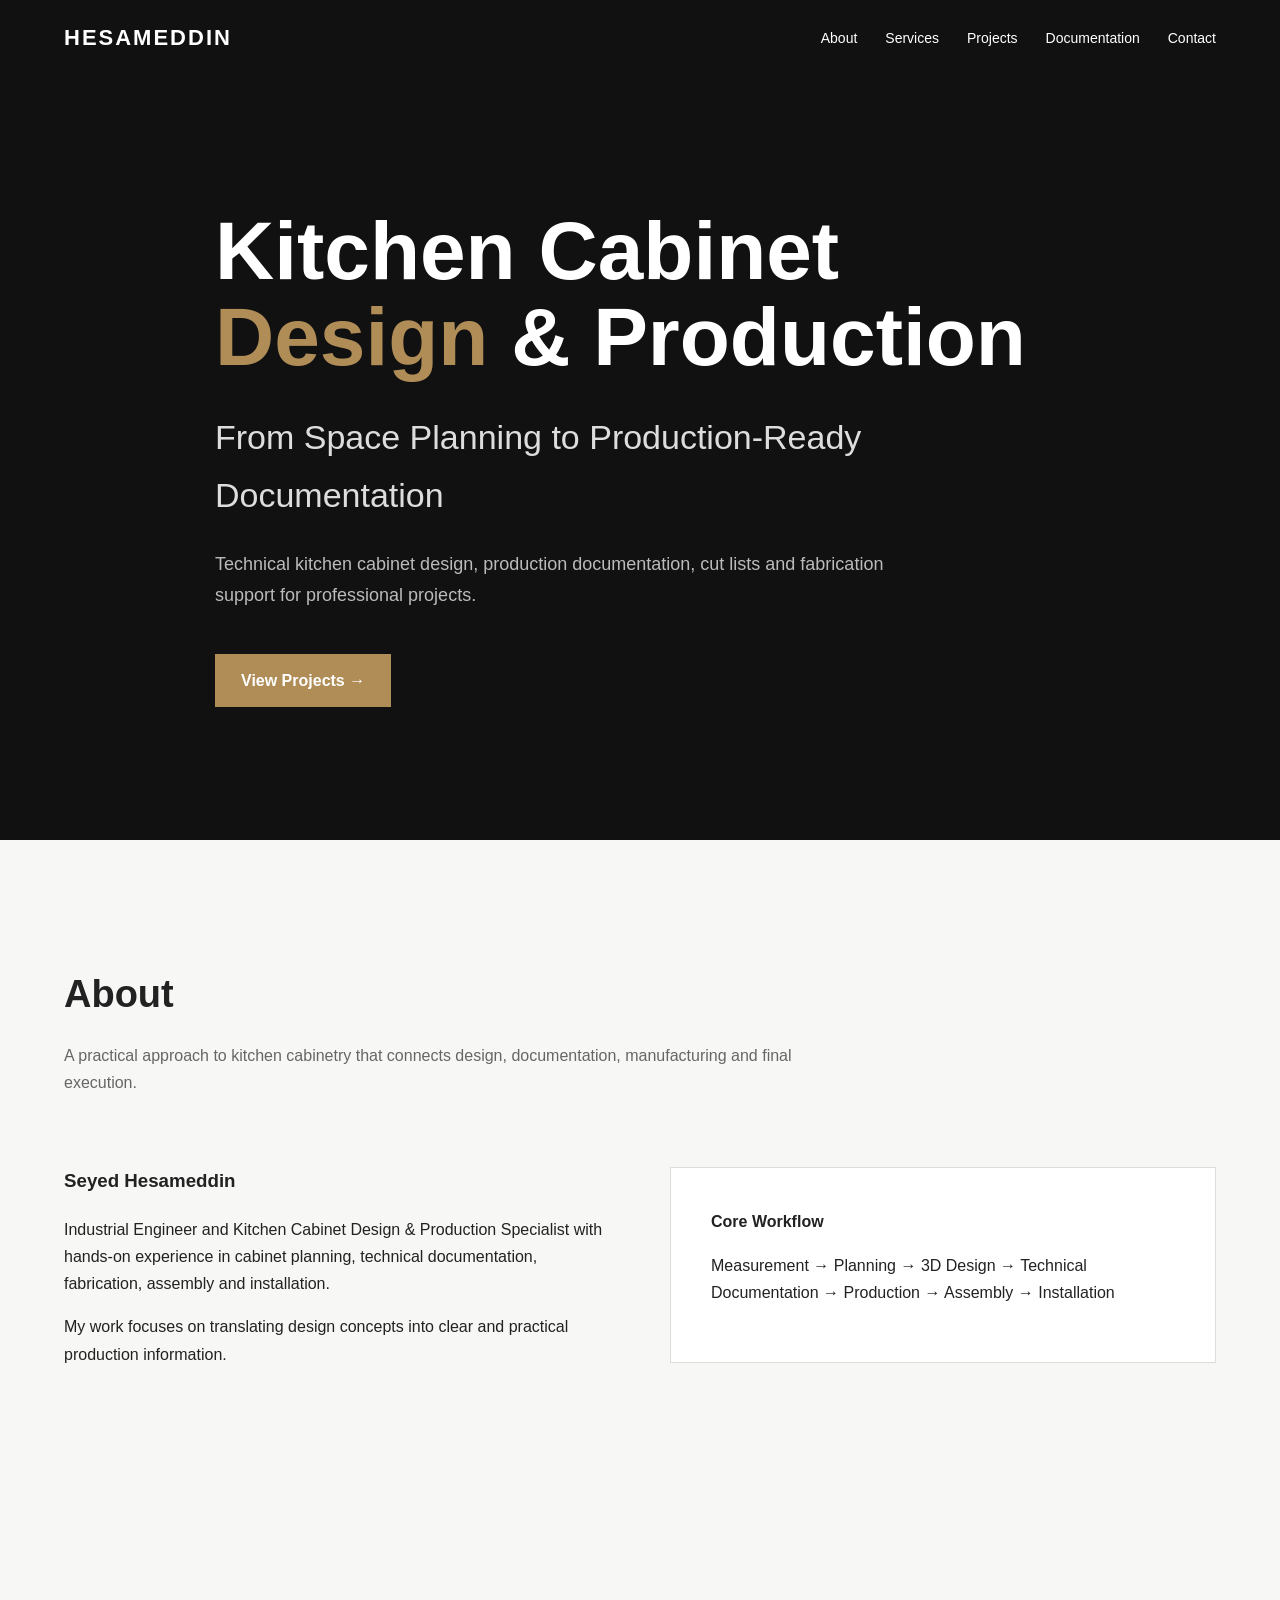
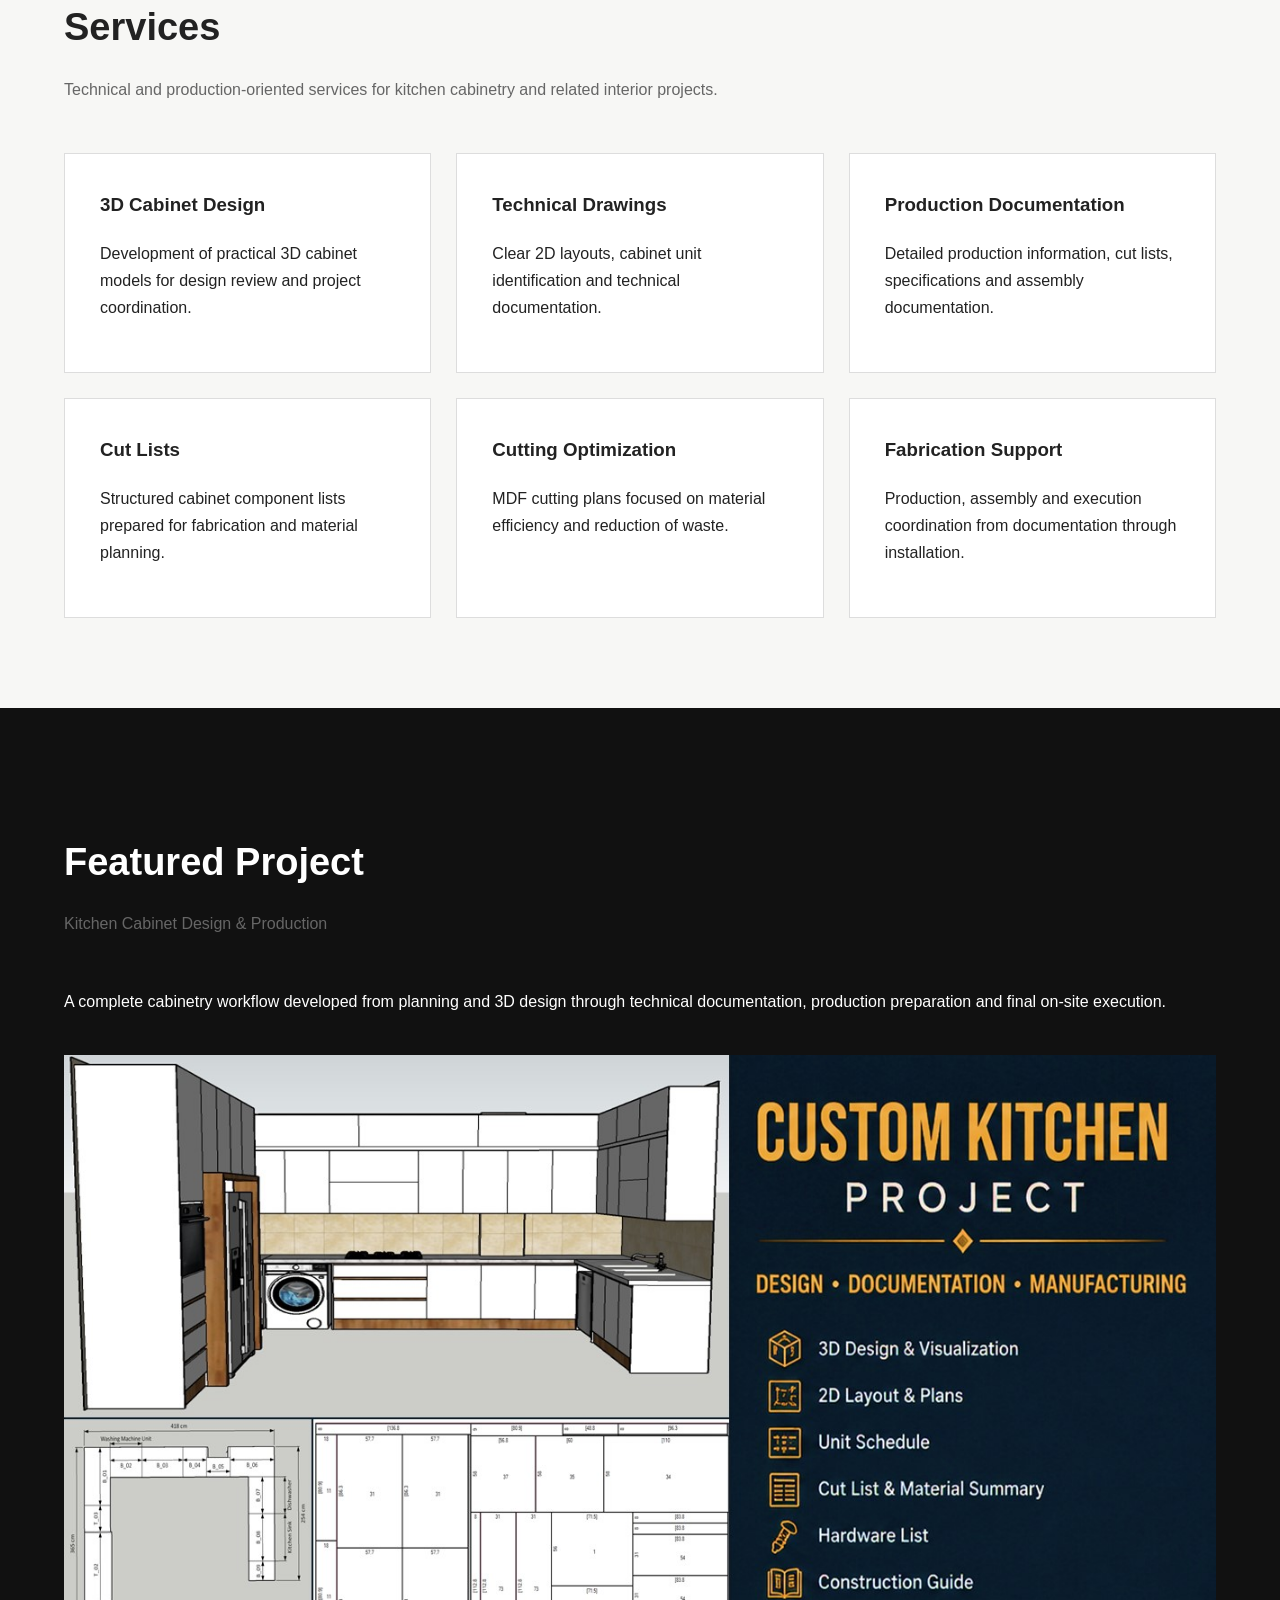
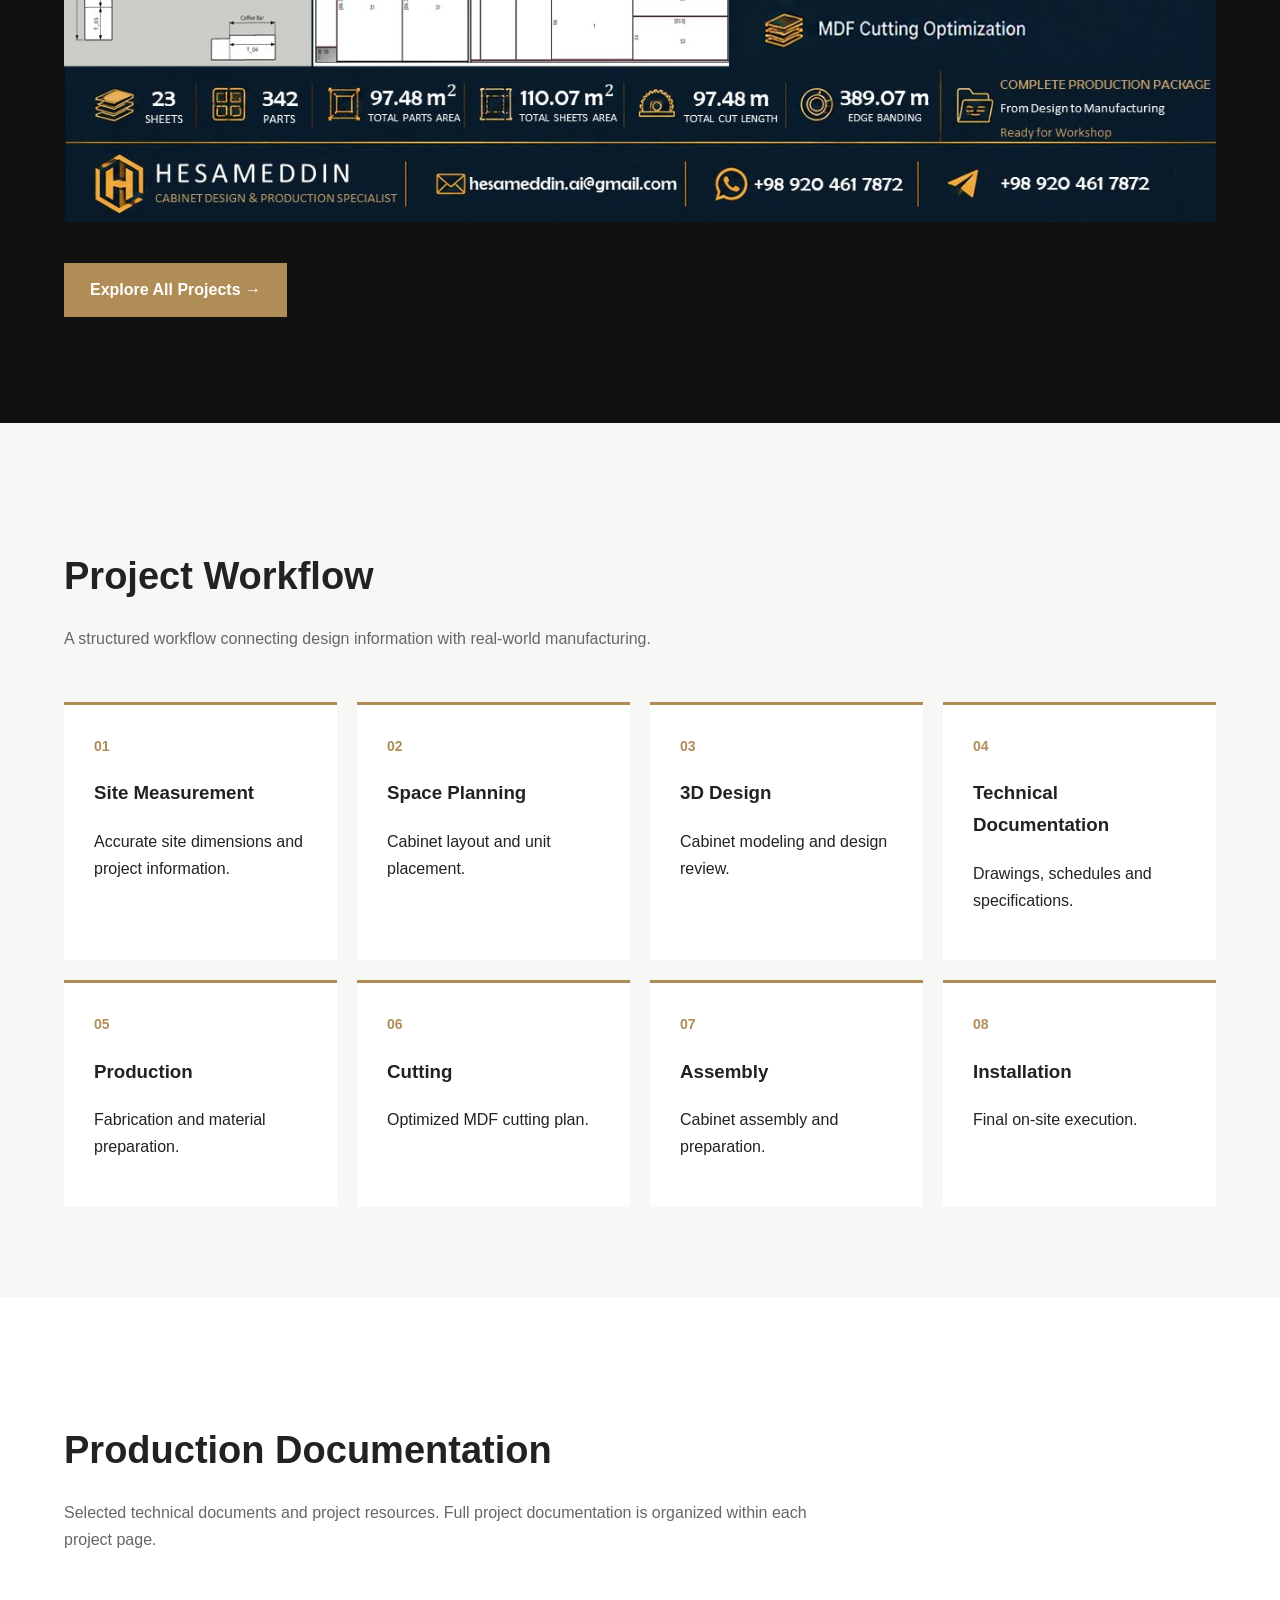
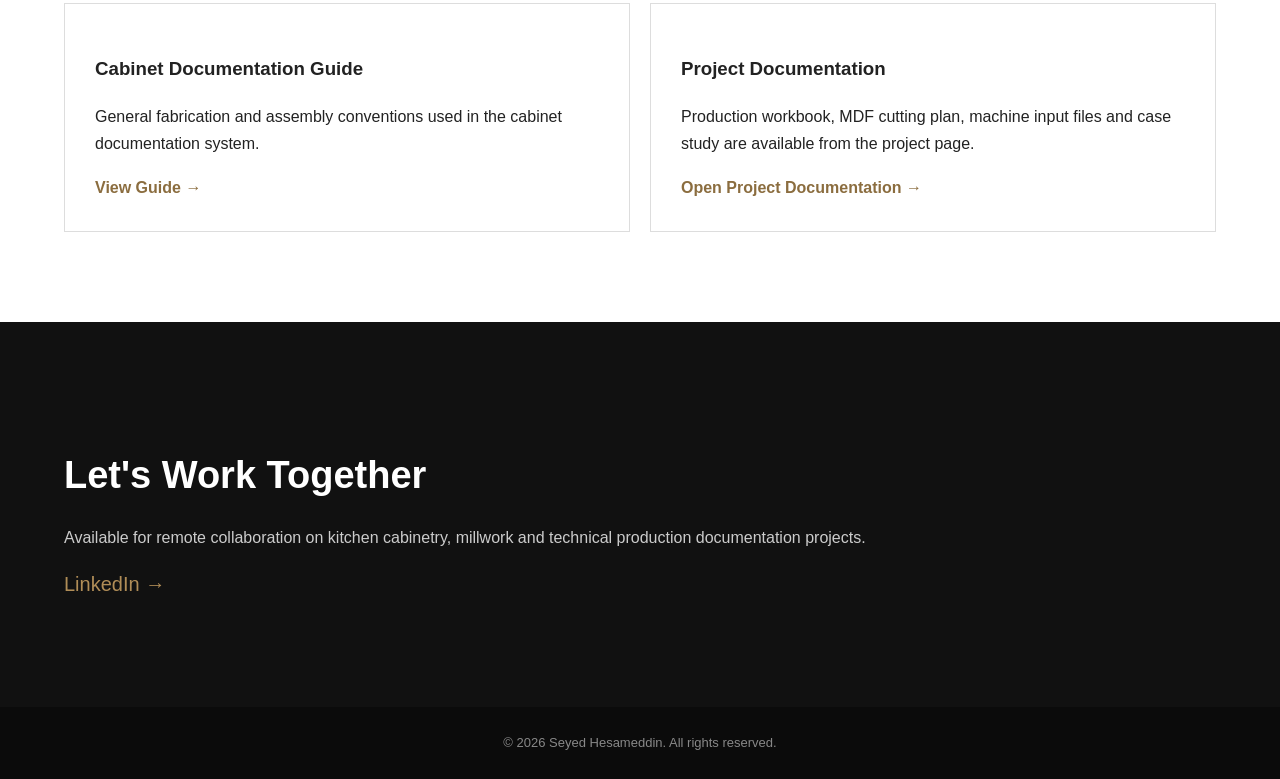
<file: index.html>
<!DOCTYPE html>
<html lang="en">

<head>
    <meta charset="UTF-8">
    <meta name="viewport" content="width=device-width, initial-scale=1.0">

    <title>Seyed Hesameddin | Kitchen Cabinet Design & Production</title>

    <meta name="description"
          content="Kitchen cabinet design, technical documentation, production planning, cut lists and fabrication support.">

    <link rel="stylesheet" href="style.css">
</head>

<body>

<!-- =========================
     HEADER
========================= -->
<header>
    <div class="container navbar">

        <a href="index.html" class="logo">HESAMEDDIN</a>

        <ul class="nav-links">
            <li><a href="#about">About</a></li>
            <li><a href="#services">Services</a></li>
            <li><a href="projects.html">Projects</a></li>
            <li><a href="#documentation">Documentation</a></li>
            <li><a href="#contact">Contact</a></li>
        </ul>

    </div>
</header>


<!-- =========================
     HERO
========================= -->
<section class="hero">

    <div class="container hero-content">

        <h1>
            Kitchen Cabinet
            <span class="accent">Design</span>
            & Production
        </h1>

        <h2>
            From Space Planning to
            Production-Ready Documentation
        </h2>

        <p>
            Technical kitchen cabinet design,
            production documentation,
            cut lists and fabrication support
            for professional projects.
        </p>

        <a href="projects.html" class="button">
            View Projects →
        </a>

    </div>

</section>


<!-- =========================
     ABOUT
========================= -->
<section id="about">

    <div class="container">

        <h2 class="section-title">About</h2>

        <p class="section-intro">
            A practical approach to kitchen cabinetry
            that connects design, documentation,
            manufacturing and final execution.
        </p>

        <div class="about-grid">

            <div>

                <h3>Seyed Hesameddin</h3>

                <p>
                    Industrial Engineer and Kitchen Cabinet
                    Design & Production Specialist with
                    hands-on experience in cabinet planning,
                    technical documentation, fabrication,
                    assembly and installation.
                </p>

                <p>
                    My work focuses on translating design
                    concepts into clear and practical
                    production information.
                </p>

            </div>

            <div class="about-box">

                <strong>Core Workflow</strong>

                <p>
                    Measurement → Planning → 3D Design
                    → Technical Documentation →
                    Production → Assembly → Installation
                </p>

            </div>

        </div>

    </div>

</section>


<!-- =========================
     SERVICES
========================= -->
<section id="services">

    <div class="container">

        <h2 class="section-title">Services</h2>

        <p class="section-intro">
            Technical and production-oriented services
            for kitchen cabinetry and related interior
            projects.
        </p>

        <div class="services-grid">

            <div class="service-card">
                <h3>3D Cabinet Design</h3>
                <p>
                    Development of practical 3D cabinet
                    models for design review and project
                    coordination.
                </p>
            </div>

            <div class="service-card">
                <h3>Technical Drawings</h3>
                <p>
                    Clear 2D layouts, cabinet unit
                    identification and technical
                    documentation.
                </p>
            </div>

            <div class="service-card">
                <h3>Production Documentation</h3>
                <p>
                    Detailed production information,
                    cut lists, specifications and
                    assembly documentation.
                </p>
            </div>

            <div class="service-card">
                <h3>Cut Lists</h3>
                <p>
                    Structured cabinet component lists
                    prepared for fabrication and material
                    planning.
                </p>
            </div>

            <div class="service-card">
                <h3>Cutting Optimization</h3>
                <p>
                    MDF cutting plans focused on material
                    efficiency and reduction of waste.
                </p>
            </div>

            <div class="service-card">
                <h3>Fabrication Support</h3>
                <p>
                    Production, assembly and execution
                    coordination from documentation
                    through installation.
                </p>
            </div>

        </div>

    </div>

</section>


<!-- =========================
     FEATURED PROJECT
========================= -->
<section id="project" class="project-feature">

    <div class="container">

        <h2 class="section-title">Featured Project</h2>

        <p class="section-intro">
            Kitchen Cabinet Design & Production
        </p>

        <p>
            A complete cabinetry workflow developed
            from planning and 3D design through technical
            documentation, production preparation and
            final on-site execution.
        </p>

        <div class="project-image">

            <a href="project.html?id=project-01-kitchen-cabinet">

                <img
                    src="projects/project-01-kitchen-cabinet/images/cover.jpg"
                    alt="Kitchen cabinet project">

            </a>

        </div>

        <p>
            <a href="projects.html" class="button">
                Explore All Projects →
            </a>
        </p>

    </div>

</section>


<!-- =========================
     WORKFLOW
========================= -->
<section>

    <div class="container">

        <h2 class="section-title">Project Workflow</h2>

        <p class="section-intro">
            A structured workflow connecting design
            information with real-world manufacturing.
        </p>

        <div class="workflow-grid">

            <div class="workflow-step">
                <div class="workflow-number">01</div>
                <h3>Site Measurement</h3>
                <p>Accurate site dimensions and project information.</p>
            </div>

            <div class="workflow-step">
                <div class="workflow-number">02</div>
                <h3>Space Planning</h3>
                <p>Cabinet layout and unit placement.</p>
            </div>

            <div class="workflow-step">
                <div class="workflow-number">03</div>
                <h3>3D Design</h3>
                <p>Cabinet modeling and design review.</p>
            </div>

            <div class="workflow-step">
                <div class="workflow-number">04</div>
                <h3>Technical Documentation</h3>
                <p>Drawings, schedules and specifications.</p>
            </div>

            <div class="workflow-step">
                <div class="workflow-number">05</div>
                <h3>Production</h3>
                <p>Fabrication and material preparation.</p>
            </div>

            <div class="workflow-step">
                <div class="workflow-number">06</div>
                <h3>Cutting</h3>
                <p>Optimized MDF cutting plan.</p>
            </div>

            <div class="workflow-step">
                <div class="workflow-number">07</div>
                <h3>Assembly</h3>
                <p>Cabinet assembly and preparation.</p>
            </div>

            <div class="workflow-step">
                <div class="workflow-number">08</div>
                <h3>Installation</h3>
                <p>Final on-site execution.</p>
            </div>

        </div>

    </div>

</section>


<!-- =========================
     DOCUMENTATION
========================= -->
<section id="documentation" class="documentation">

    <div class="container">

        <h2 class="section-title">Production Documentation</h2>

        <p class="section-intro">
            Selected technical documents and project resources.
            Full project documentation is organized within each project page.
        </p>

        <div class="document-list">

            <div class="document-card">

                <h3>Cabinet Documentation Guide</h3>

                <p>
                    General fabrication and assembly conventions
                    used in the cabinet documentation system.
                </p>

                <a href="documents/Cabinet_Documentation_Guide.pdf"
                   target="_blank"
                   rel="noopener">
                    View Guide →
                </a>

            </div>

            <div class="document-card">

                <h3>Project Documentation</h3>

                <p>
                    Production workbook, MDF cutting plan,
                    machine input files and case study are
                    available from the project page.
                </p>

                <a href="project.html?id=project-01-kitchen-cabinet">
                    Open Project Documentation →
                </a>

            </div>

        </div>

    </div>

</section>


<!-- =========================
     CONTACT
========================= -->
<section id="contact" class="contact">

    <div class="container">

        <h2 class="section-title">Let's Work Together</h2>

        <p>
            Available for remote collaboration on
            kitchen cabinetry, millwork and technical
            production documentation projects.
        </p>

        <p>
            <!-- www.linkedin.com/in/hesameddin-ebadi -->
            <a
                class="contact-link"
                href="https://www.linkedin.com/"
                target="_blank"
                rel="noopener">
                LinkedIn →
            </a>
        </p>

    </div>

</section>


<!-- =========================
     FOOTER
========================= -->
<footer>
    © 2026 Seyed Hesameddin.
    All rights reserved.
</footer>

</body>
</html>
</file>
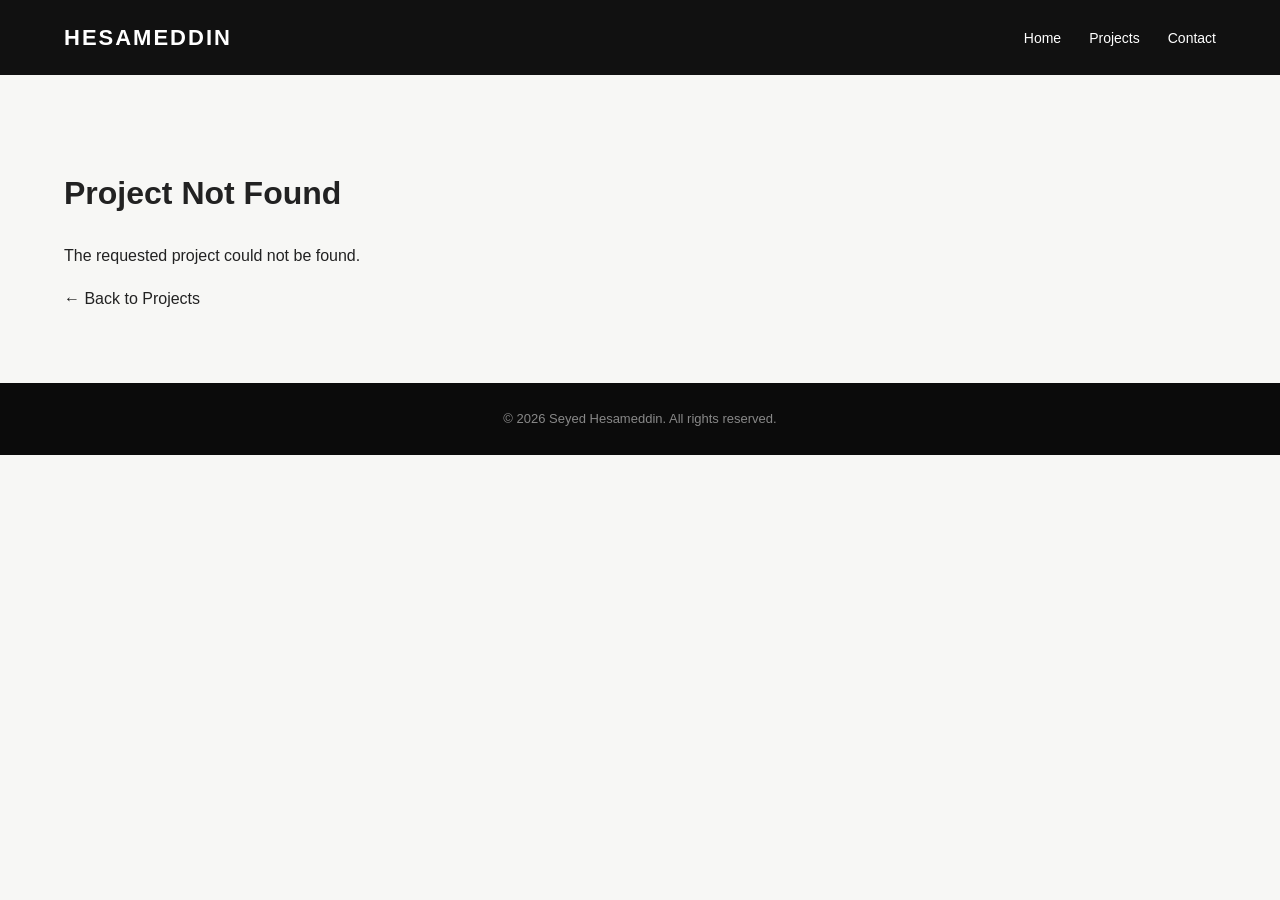
<file: project.html>
<!DOCTYPE html>
<html lang="en">
<head>
    <meta charset="UTF-8">
    <meta name="viewport" content="width=device-width, initial-scale=1.0">

    <title>Project | Seyed Hesameddin</title>

    <meta id="pageDescription"
          name="description"
          content="Kitchen cabinet project documentation.">

    <link rel="stylesheet" href="style.css">

    <style>
        .project-page { padding: 70px 0; }
        .project-header { max-width: 900px; margin-bottom: 45px; }
        .project-header img {
            width: 100%;
            max-height: 650px;
            object-fit: cover;
            border-radius: 12px;
            display: block;
            margin-top: 28px;
        }
        .project-section { margin-top: 70px; }
        .project-section h2 { margin-bottom: 12px; }
        .project-text { max-width: 850px; }
        .image-gallery {
            display: grid;
            grid-template-columns: repeat(auto-fit, minmax(260px, 1fr));
            gap: 20px;
            margin-top: 26px;
        }
        .image-gallery img {
            width: 100%;
            aspect-ratio: 4/3;
            object-fit: cover;
            border-radius: 8px;
            display: block;
        }
        .document-list {
            display: grid;
            grid-template-columns: repeat(auto-fit, minmax(280px, 1fr));
            gap: 20px;
            margin-top: 28px;
        }
        .document-card {
            border: 1px solid rgba(0,0,0,.12);
            border-radius: 10px;
            padding: 24px;
        }
        .document-card h3 { margin-top: 0; }
        .document-card a {
            font-weight: 700;
            text-decoration: none;
        }
        .execution-note {
            max-width: 850px;
            margin-top: 30px;
            padding: 24px;
            border-left: 3px solid currentColor;
        }
        .back-link { margin-top: 45px; display: inline-block; font-weight: 700; }
    </style>
</head>

<body>

<header>
    <div class="container navbar">
        <a href="index.html" class="logo">HESAMEDDIN</a>

        <ul class="nav-links">
            <li><a href="index.html">Home</a></li>
            <li><a href="projects.html">Projects</a></li>
            <li><a href="index.html#contact">Contact</a></li>
        </ul>
    </div>
</header>

<main class="project-page">

    <div class="container">

        <div id="projectHeader" class="project-header"></div>

        <section class="project-section">
            <h2>Project Overview</h2>
            <div id="overview" class="project-text"></div>
        </section>

        <section class="project-section">
            <h2>3D Design</h2>
            <p class="project-text">
                Selected 3D views used for design review and project planning.
            </p>
            <div id="threeDGallery" class="image-gallery"></div>
        </section>

        <section class="project-section">
            <h2>Technical Documentation</h2>
            <p class="project-text">
                Selected technical drawings and production-oriented documentation.
            </p>
            <div id="technicalGallery" class="image-gallery"></div>
        </section>

        <section class="project-section">
            <h2>Production Files</h2>
            <p class="project-text">
                Project-specific documents prepared for production and fabrication.
            </p>
            <div id="documents" class="document-list"></div>
        </section>

        <section class="project-section">
            <h2>Final Execution</h2>
            <p class="project-text">
                Selected photographs from the completed on-site installation.
            </p>
            <div id="executionGallery" class="image-gallery"></div>

            <div class="execution-note">
                <h3>Execution Changes</h3>
                <p id="executionChanges"></p>
            </div>
        </section>

        <a class="back-link" href="projects.html">
            ← Back to All Projects
        </a>

    </div>

</main>

<footer>
    © 2026 Seyed Hesameddin. All rights reserved.
</footer>

<script src="projects-data.js"></script>

<script>
    const params = new URLSearchParams(window.location.search);
    const projectId = params.get("id");

    const project = PROJECTS.find(item => item.id === projectId);

    function renderGallery(elementId, images, label) {
        const gallery = document.getElementById(elementId);

        if (!images || images.length === 0) {
            gallery.innerHTML = "<p>No images available for this section.</p>";
            return;
        }

        images.forEach((src, index) => {
            const img = document.createElement("img");
            img.src = src;
            img.alt = `${label} ${index + 1}`;
            img.loading = "lazy";
            gallery.appendChild(img);
        });
    }

    if (!project) {
        document.querySelector("main").innerHTML = `
            <div class="container">
                <h1>Project Not Found</h1>
                <p>The requested project could not be found.</p>
                <a href="projects.html">← Back to Projects</a>
            </div>
        `;
    } else {

        document.title = `${project.title} | Seyed Hesameddin`;
        document.getElementById("pageDescription").content =
            project.shortDescription;

        document.getElementById("projectHeader").innerHTML = `
            <p class="project-number">${project.number}</p>
            <h1>${project.title}</h1>
            <p>${project.shortDescription}</p>
            <img src="${project.images.cover}" alt="${project.title}">
        `;

        document.getElementById("overview").innerHTML =
            `<p>${project.overview}</p>`;

        document.getElementById("executionChanges").textContent =
            project.executionChanges;

        renderGallery("threeDGallery", project.images.threeD, "3D design");
        renderGallery("technicalGallery", project.images.technical, "Technical drawing");
        renderGallery("executionGallery", project.images.execution, "Final execution");

        const documents = document.getElementById("documents");

        project.documents.forEach(doc => {
            const card = document.createElement("article");
            card.className = "document-card";

            const target = doc.download
                ? `download`
                : `target="_blank" rel="noopener"`;

            card.innerHTML = `
                <h3>${doc.title}</h3>
                <p>${doc.description}</p>
                <a href="${doc.file}" ${target}>
                    ${doc.action}
                </a>
            `;

            documents.appendChild(card);
        });
    }
</script>

</body>
</html>
</file>
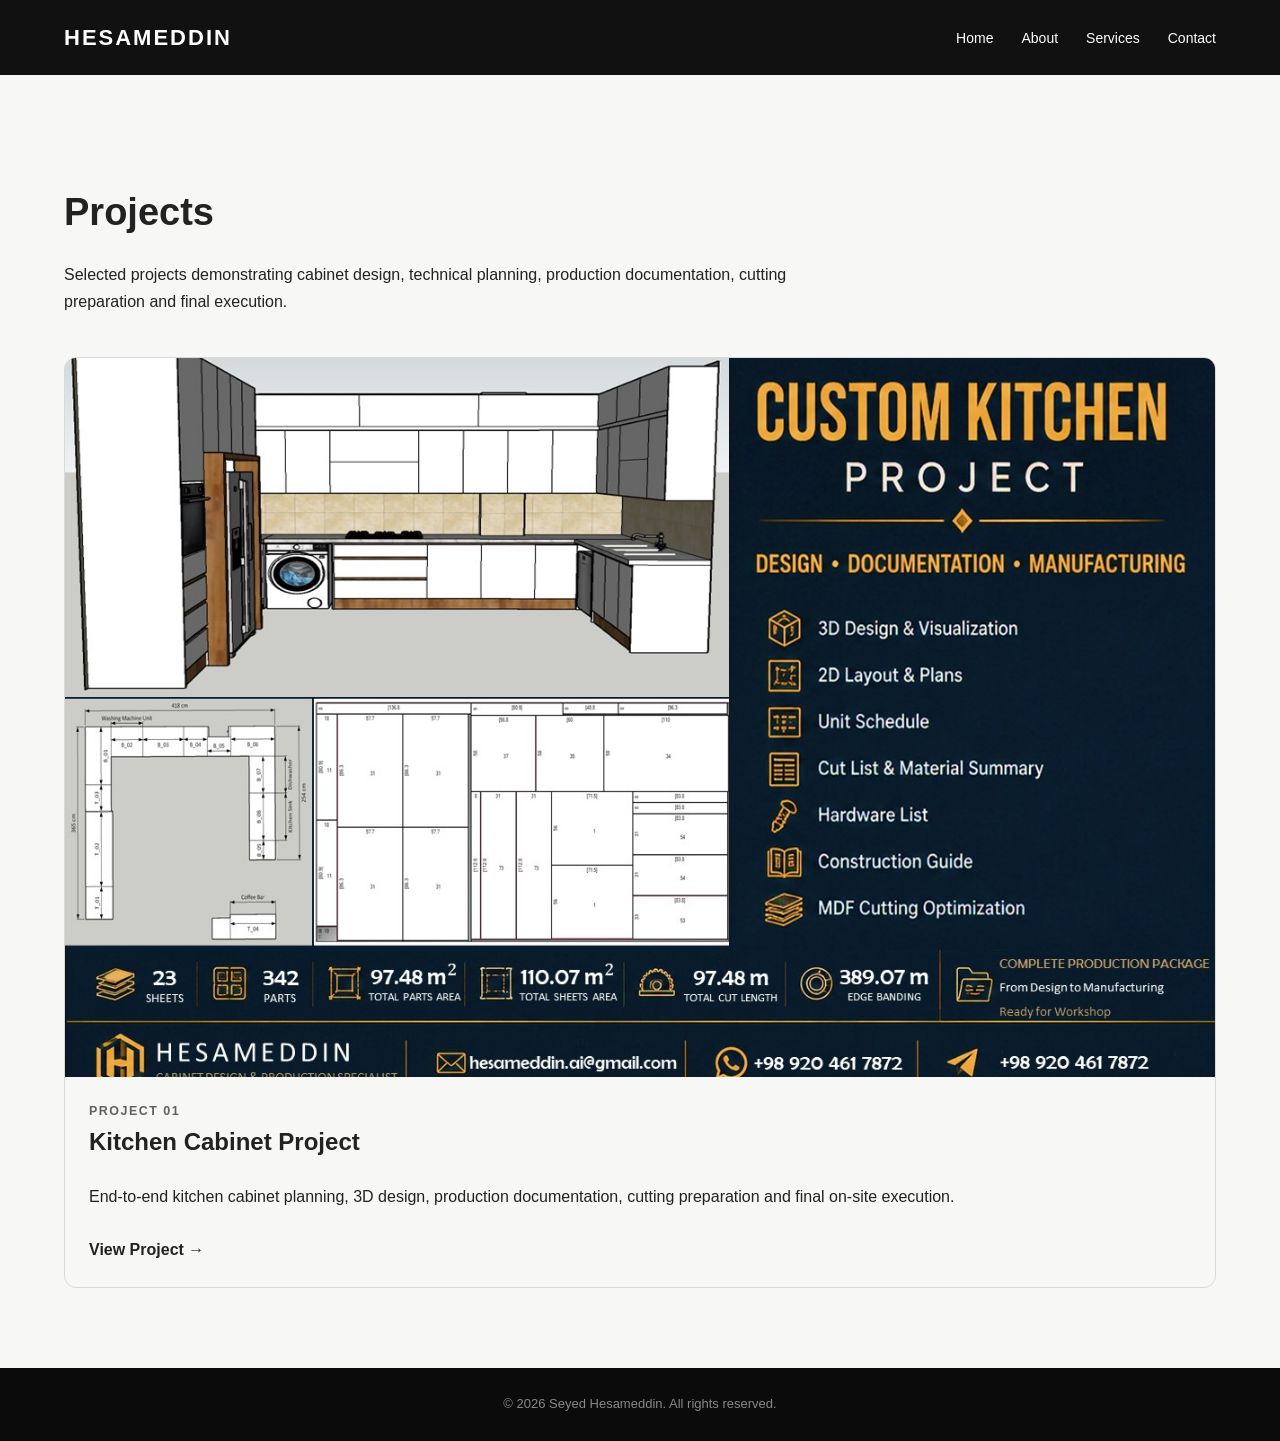
<file: projects.html>
<!DOCTYPE html>
<html lang="en">
<head>
    <meta charset="UTF-8">
    <meta name="viewport" content="width=device-width, initial-scale=1.0">
    <title>Projects | Seyed Hesameddin</title>
    <meta name="description"
          content="Selected kitchen cabinet design, production documentation and manufacturing projects.">
    <link rel="stylesheet" href="style.css">

    <style>
        .projects-page { padding: 80px 0; }
        .projects-intro { max-width: 780px; margin-bottom: 42px; }
        .project-catalog {
            display: grid;
            grid-template-columns: repeat(auto-fit, minmax(280px, 1fr));
            gap: 28px;
        }
        .project-catalog-card {
            border: 1px solid rgba(0,0,0,.12);
            border-radius: 12px;
            overflow: hidden;
        }
        .project-catalog-card img {
            width: 100%;
            aspect-ratio: 16/10;
            object-fit: cover;
            display: block;
        }
        .project-catalog-content { padding: 24px; }
        .project-catalog-content h2 { margin-top: 0; }
        .project-number {
            font-size: .78rem;
            font-weight: 700;
            letter-spacing: .12em;
            opacity: .7;
        }
        .project-catalog-content a {
            display: inline-block;
            margin-top: 10px;
            font-weight: 700;
            text-decoration: none;
        }
    </style>
</head>

<body>

<header>
    <div class="container navbar">
        <a href="index.html" class="logo">HESAMEDDIN</a>

        <ul class="nav-links">
            <li><a href="index.html">Home</a></li>
            <li><a href="index.html#about">About</a></li>
            <li><a href="index.html#services">Services</a></li>
            <li><a href="index.html#contact">Contact</a></li>
        </ul>
    </div>
</header>

<main class="projects-page">

    <div class="container">

        <h1 class="section-title">Projects</h1>

        <p class="projects-intro">
            Selected projects demonstrating cabinet design,
            technical planning, production documentation,
            cutting preparation and final execution.
        </p>

        <div id="projectCatalog" class="project-catalog"></div>

    </div>

</main>

<footer>
    © 2026 Seyed Hesameddin. All rights reserved.
</footer>

<script src="projects-data.js"></script>
<script>
    const catalog = document.getElementById("projectCatalog");

    PROJECTS.forEach(project => {
        const card = document.createElement("article");
        card.className = "project-catalog-card";

        card.innerHTML = `
            <img src="${project.images.cover}" alt="${project.title}">
            <div class="project-catalog-content">
                <div class="project-number">${project.number}</div>
                <h2>${project.title}</h2>
                <p>${project.shortDescription}</p>
                <a href="project.html?id=${encodeURIComponent(project.id)}">
                    View Project →
                </a>
            </div>
        `;

        catalog.appendChild(card);
    });
</script>

</body>
</html>
</file>
<file: style.css>
/* =========================
   GLOBAL SETTINGS
========================= */

* {
    box-sizing: border-box;
}

html {
    scroll-behavior: smooth;
}

body {
    margin: 0;
    font-family: Arial, sans-serif;
    background: #f7f7f5;
    color: #222222;
    line-height: 1.7;
}

a {
    color: inherit;
    text-decoration: none;
}

img {
    max-width: 100%;
    display: block;
}

/* =========================
   CONTAINER
========================= */

.container {
    width: 90%;
    max-width: 1200px;
    margin: 0 auto;
}

/* =========================
   HEADER
========================= */

header {
    background: #111111;
    color: white;
    position: sticky;
    top: 0;
    z-index: 1000;
}

.navbar {
    min-height: 75px;
    display: flex;
    align-items: center;
    justify-content: space-between;
}

.logo {
    font-size: 22px;
    font-weight: 700;
    letter-spacing: 2px;
}

.nav-links {
    display: flex;
    gap: 28px;
    list-style: none;
    margin: 0;
    padding: 0;
}

.nav-links a {
    font-size: 14px;
    color: #ffffff;
    transition: 0.3s;
}

.nav-links a:hover {
    color: #b08d57;
}

/* =========================
   HERO
========================= */

.hero {
    min-height: 85vh;
    display: flex;
    align-items: center;
    background: #111111;
    color: white;
}

.hero-content {
    max-width: 850px;
}

.hero h1 {
    font-size: clamp(42px, 7vw, 82px);
    line-height: 1.05;
    margin: 0 0 25px;
}

.hero h2 {
    font-size: clamp(20px, 3vw, 34px);
    font-weight: 400;
    margin-bottom: 25px;
    color: #dddddd;
}

.hero p {
    max-width: 700px;
    font-size: 18px;
    color: #bbbbbb;
}

.accent {
    color: #b08d57;
}

.button {
    display: inline-block;
    margin-top: 25px;
    padding: 13px 26px;
    background: #b08d57;
    color: white;
    font-weight: 600;
    transition: 0.3s;
}

.button:hover {
    background: #967545;
}

/* =========================
   SECTIONS
========================= */

section {
    padding: 90px 0;
}

.section-title {
    font-size: 38px;
    margin-bottom: 15px;
}

.section-intro {
    max-width: 750px;
    color: #666666;
    margin-bottom: 50px;
}

/* =========================
   ABOUT
========================= */

.about-grid {
    display: grid;
    grid-template-columns: 1fr 1fr;
    gap: 60px;
    align-items: center;
}

.about-box {
    background: white;
    padding: 40px;
    border: 1px solid #dddddd;
}

/* =========================
   SERVICES
========================= */

.services-grid {
    display: grid;
    grid-template-columns: repeat(3, 1fr);
    gap: 25px;
}

.service-card {
    background: white;
    padding: 35px;
    border: 1px solid #dddddd;
    transition: 0.3s;
}

.service-card:hover {
    transform: translateY(-5px);
    border-color: #b08d57;
}

.service-card h3 {
    margin-top: 0;
}

/* =========================
   PROJECT
========================= */

.project-feature {
    background: #111111;
    color: white;
}

.project-image {
    margin-top: 40px;
}

.project-image img {
    width: 100%;
}

/* =========================
   WORKFLOW
========================= */

.workflow-grid {
    display: grid;
    grid-template-columns: repeat(4, 1fr);
    gap: 20px;
}

.workflow-step {
    background: white;
    padding: 30px;
    border-top: 3px solid #b08d57;
}

.workflow-number {
    font-size: 14px;
    color: #b08d57;
    font-weight: bold;
}

/* =========================
   DOCUMENTATION
========================= */

.documentation {
    background: white;
}

.document-list {
    display: grid;
    grid-template-columns: repeat(2, 1fr);
    gap: 20px;
}

.document-card {
    border: 1px solid #dddddd;
    padding: 30px;
}

.document-card a {
    color: #8b6d3f;
    font-weight: 600;
}

/* =========================
   EXECUTION
========================= */

.execution-grid {
    display: grid;
    grid-template-columns: repeat(3, 1fr);
    gap: 20px;
}

.execution-grid img {
    width: 100%;
    height: 280px;
    object-fit: cover;
}

/* =========================
   CONTACT
========================= */

.contact {
    background: #111111;
    color: white;
}

.contact p {
    color: #cccccc;
}

.contact-link {
    color: #b08d57;
    font-size: 20px;
}

/* =========================
   FOOTER
========================= */

footer {
    background: #0b0b0b;
    color: #888888;
    text-align: center;
    padding: 25px;
    font-size: 13px;
}

/* =========================
   MOBILE
========================= */

@media (max-width: 900px) {

    .services-grid,
    .workflow-grid {
        grid-template-columns: 1fr 1fr;
    }

    .about-grid {
        grid-template-columns: 1fr;
    }

    .execution-grid {
        grid-template-columns: 1fr 1fr;
    }
}

@media (max-width: 600px) {

    .nav-links {
        display: none;
    }

    section {
        padding: 65px 0;
    }

    .services-grid,
    .workflow-grid,
    .document-list,
    .execution-grid {
        grid-template-columns: 1fr;
    }

    .hero {
        min-height: 75vh;
    }

    .hero h1 {
        font-size: 48px;
    }

    .hero p {
        font-size: 16px;
    }
}
</file>
